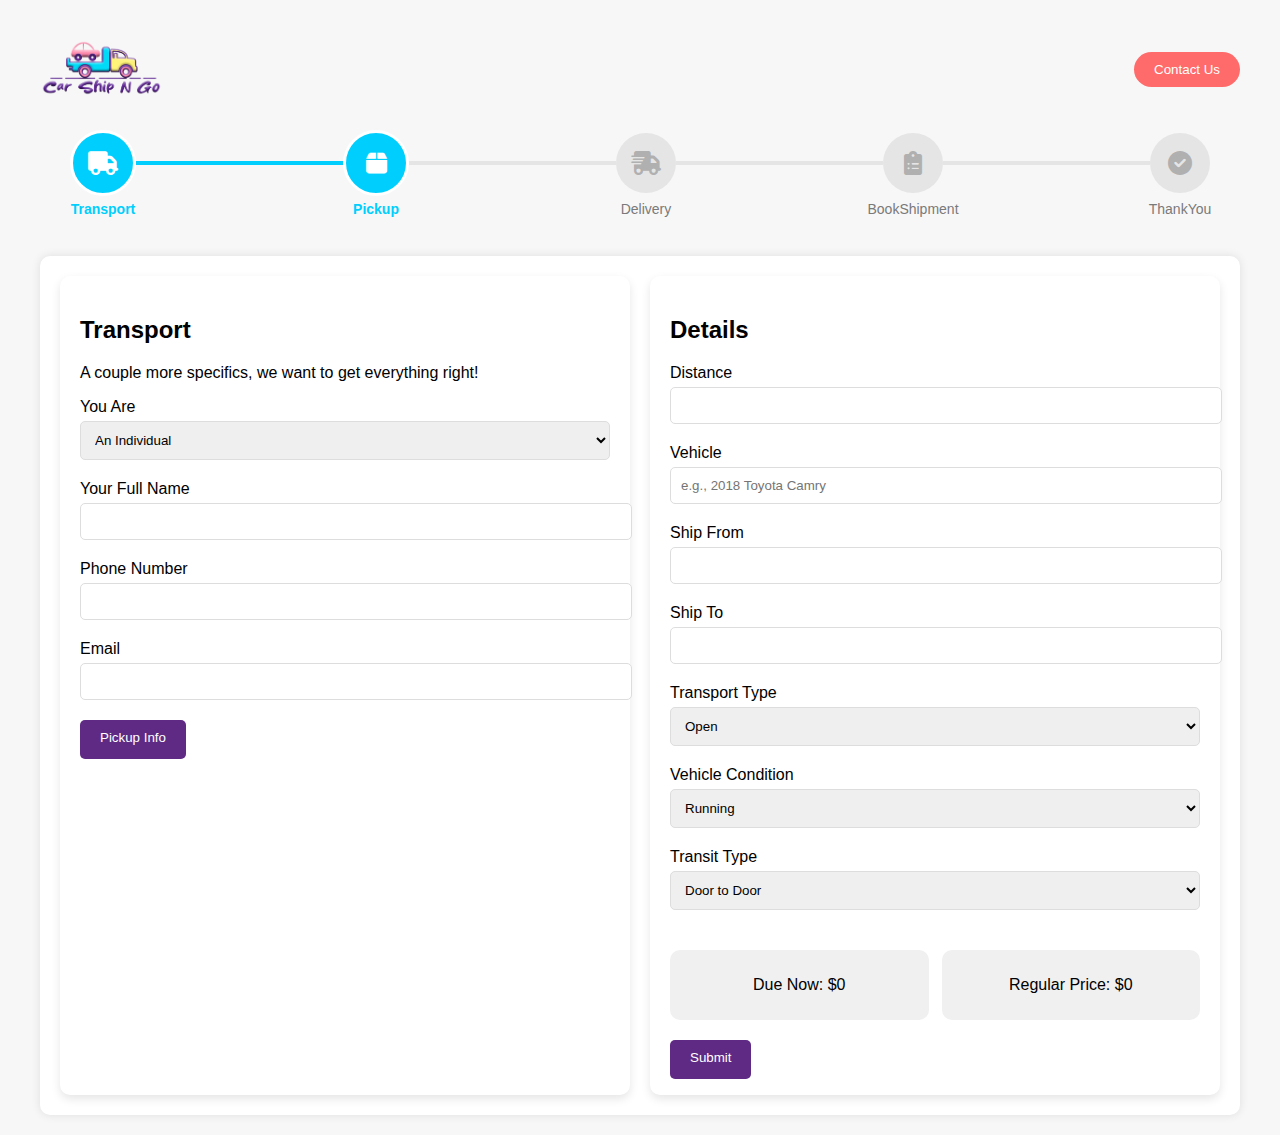
<file: index.html>
<!DOCTYPE html>
<html lang="en">
<head>
    <meta charset="UTF-8">
    <meta name="viewport" content="width=device-width, initial-scale=1.0">
    <title>Quote Calculator</title>
    <link rel="stylesheet" href="style.css">
    <link rel="stylesheet" href="https://cdnjs.cloudflare.com/ajax/libs/font-awesome/6.0.0/css/all.min.css">
</head>
<body>
    <div class="container">
        <header>
            <img src="./Img/MAIN-Car-Ship-N-Go-Logo-e1716984427281.png.webp" alt="Logo" class="logo">
            <button class="contact-btn">Contact Us</button>
        </header>
        
        <div class="progress-bar">
            <div class="step active" data-step="Transport">
                <i class="fas fa-truck"></i> <!-- Transport Icon -->
            </div>
            <div class="step-line active"></div>
            <div class="step active" data-step="Pickup">
                <i class="fas fa-box"></i> <!-- Pickup Icon -->
            </div>
            <div class="step-line"></div>
            <div class="step" data-step="Delivery">
                <i class="fas fa-shipping-fast"></i> <!-- Delivery Icon -->
            </div>
            <div class="step-line"></div>
            <div class="step" data-step="BookShipment">
                <i class="fas fa-clipboard-list"></i> <!-- Book Shipment Icon -->
            </div>
            <div class="step-line"></div>
            <div class="step" data-step="ThankYou">
                <i class="fas fa-check-circle"></i> <!-- Thank You Icon -->
            </div>
        </div>
        

        <div class="form-container">
            <form id="quoteForm" class="form-flex">
                <div class="section" id="transportSection">
                    <h2>Transport</h2>
                    <p>A couple more specifics, we want to get everything right!</p>
                    
                    <div class="input-group">
                        <label for="userType">You Are</label>
                        <select id="userType" name="userType">
                            <option value="individual">An Individual</option>
                            <option value="company">A Company</option>
                        </select>
                    </div>

                    <div class="input-group">
                        <label for="fullName">Your Full Name</label>
                        <input type="text" id="fullName" name="fullName" required>
                    </div>

                    <div class="input-group">
                        <label for="phoneNumber">Phone Number</label>
                        <input type="tel" id="phoneNumber" name="phoneNumber" required>
                    </div>

                    <div class="input-group">
                        <label for="email">Email</label>
                        <input type="email" id="email" name="email" required>
                    </div>

                    <button type="button" class="next-btn" id="pickup">Pickup Info</button>
                </div>


                <div class="section details-section" id="detailsSection">
                    <h2>Details</h2>

                    <div class="input-group">
                        <label for="distance">Distance</label>
                        <input type="number" id="distance" name="distance" required>
                    </div>

                    <div class="input-group">
                        <label for="vehicle">Vehicle</label>
                        <input type="text" id="vehicle" name="vehicle" placeholder="e.g., 2018 Toyota Camry" required>
                    </div>

                    <div class="input-group">
                        <label for="shipFrom">Ship From</label>
                        <input type="text" id="shipFrom" name="shipFrom" required>
                    </div>

                    <div class="input-group">
                        <label for="shipTo">Ship To</label>
                        <input type="text" id="shipTo" name="shipTo" required>
                    </div>

                    <div class="input-group">
                        <label for="transportType">Transport Type</label>
                        <select id="transportType" name="transportType">
                            <option value="open">Open</option>
                            <option value="enclosed">Enclosed</option>
                        </select>
                    </div>

                    <div class="input-group">
                        <label for="vehicleCondition">Vehicle Condition</label>
                        <select id="vehicleCondition" name="vehicleCondition">
                            <option value="running">Running</option>
                            <option value="inoperable">Inoperable</option>
                        </select>
                    </div>

                    <div class="input-group">
                        <label for="transitType">Transit Type</label>
                        <select id="transitType" name="transitType">
                            <option value="doorToDoor">Door to Door</option>
                            <option value="terminalToTerminal">Terminal to Terminal</option>
                        </select>
                    </div>

                    <div class="pricing">
                        <div>
                            <p>Due Now: <span id="dueNow">$0</span></p>
                        </div>
                        <div>
                            <p>Regular Price: <span id="regularPrice">$0</span></p>
                        </div>
                    </div>

                    <button type="submit" class="submit-btn">Submit</button>
                </div>
            </form>
        </div>
    </div>

    <script src="script.js"></script>
</body>
</html>
</file>
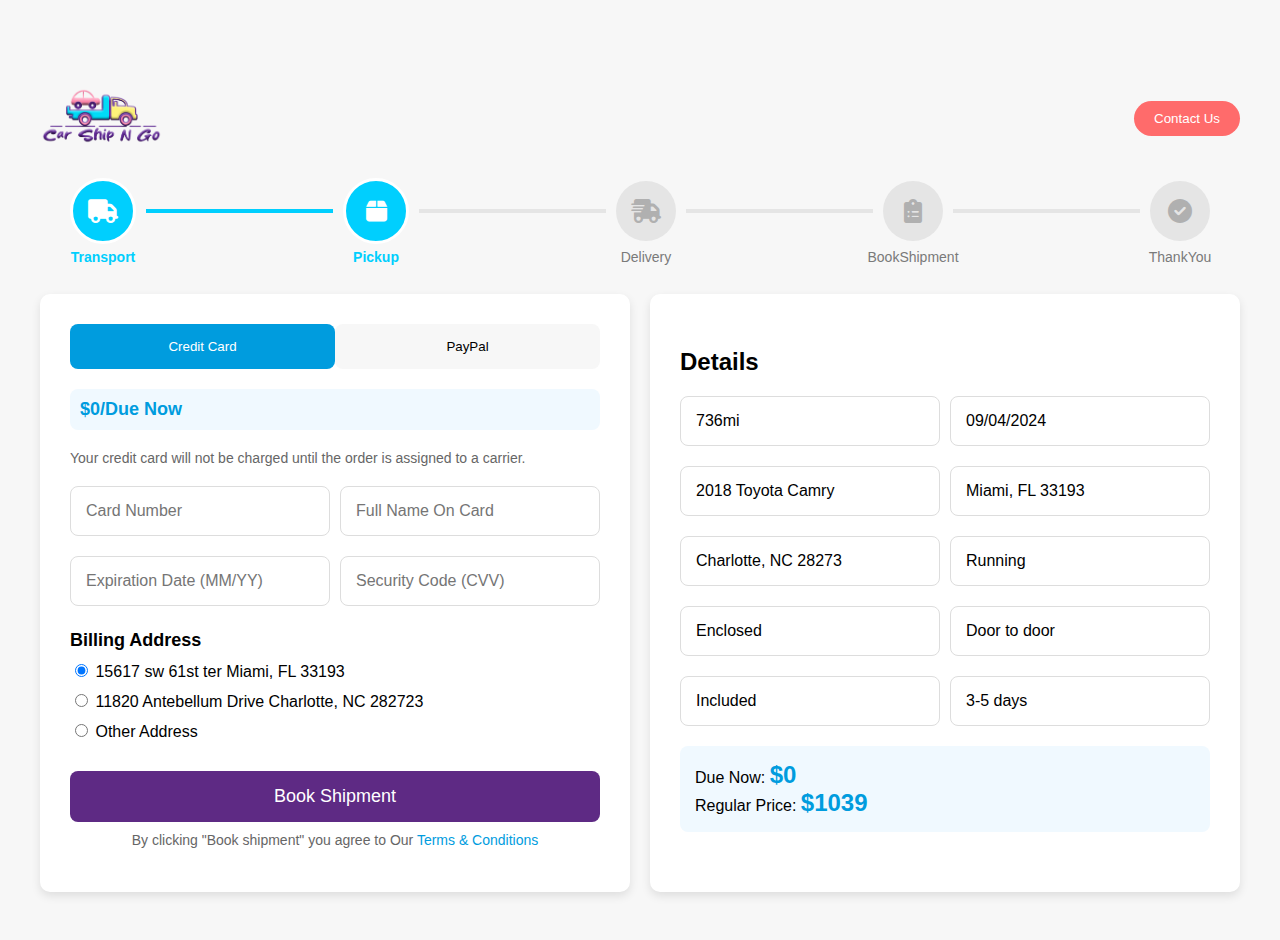
<file: bookshipment.html>
<!DOCTYPE html>
<html lang="en">
<head>
    <meta charset="UTF-8">
    <meta name="viewport" content="width=device-width, initial-scale=1.0">
    <title>Payment Page</title>
    <link rel="stylesheet" href="bookshipment.css">
    <link rel="stylesheet" href="https://cdnjs.cloudflare.com/ajax/libs/font-awesome/6.0.0/css/all.min.css">
</head>
<body>
   
    <div class="container1">
    <header>
        <img src="Img/MAIN-Car-Ship-N-Go-Logo-e1716984427281.png.webp" alt="Car Logo" class="logo">
        <button class="contact-btn">Contact Us</button>
    </header>
    
    <div class="progress-bar">
        <div class="step active" data-step="Transport">
            <i class="fas fa-truck"></i> <!-- Transport Icon -->
        </div>
        <div class="step-line active"></div>
        <div class="step active" data-step="Pickup">
            <i class="fas fa-box"></i> <!-- Pickup Icon -->
        </div>
        <div class="step-line"></div>
        <div class="step" data-step="Delivery">
            <i class="fas fa-shipping-fast"></i> <!-- Delivery Icon -->
        </div>
        <div class="step-line"></div>
        <div class="step" data-step="BookShipment">
            <i class="fas fa-clipboard-list"></i> <!-- Book Shipment Icon -->
        </div>
        <div class="step-line"></div>
        <div class="step" data-step="ThankYou">
            <i class="fas fa-check-circle"></i> <!-- Thank You Icon -->
        </div>
    </div>
    </div>
    
    <div class="container">

        <div class="payment-section">
            <div class="payment-header">
                <button class="payment-option active">Credit Card</button>
                <button class="payment-option">PayPal</button>
            </div>
            <div class="payment-body">
                <p class="amount-due">$0/Due Now</p>
                <p class="secure-info">Your credit card will not be charged until the order is assigned to a carrier.</p>
                <form class="payment-form">
                    <div class="form-row">
                        <input type="text" placeholder="Card Number">
                        <input type="text" placeholder="Full Name On Card">
                    </div>
                    <div class="form-row">
                        <input type="text" placeholder="Expiration Date (MM/YY)">
                        <input type="text" placeholder="Security Code (CVV)">
                    </div>
                    <div class="billing-address">
                        <h4>Billing Address</h4>
                        <label><input type="radio" name="address" checked> 15617 sw 61st ter Miami, FL 33193</label>
                        <label><input type="radio" name="address"> 11820 Antebellum Drive Charlotte, NC 282723</label>
                        <label><input type="radio" name="address"> Other Address</label>
                    </div>
                    <button class="book-shipment" id="payment">Book Shipment</button>
                    <p class="terms">By clicking "Book shipment" you agree to Our <a href="#">Terms & Conditions</a></p>
                </form>
            </div>
        </div>
        <div class="details-section">
            <h3>Details</h3>
            <form class="details-form">
                <div class="form-row">
                    <input type="text" placeholder="Distance" value="736mi">
                    <input type="text" placeholder="First Avail Date" value="09/04/2024">
                </div>
                <div class="form-row">
                    <input type="text" placeholder="Vehicle" value="2018 Toyota Camry">
                    <input type="text" placeholder="Ship From" value="Miami, FL 33193">
                </div>
                <div class="form-row">
                    <input type="text" placeholder="Ship To" value="Charlotte, NC 28273">
                    <input type="text" placeholder="Vehicle Condition" value="Running">
                </div>
                <div class="form-row">
                    <input type="text" placeholder="Transport Type" value="Enclosed">
                    <input type="text" placeholder="Services Type" value="Door to door">
                </div>
                <div class="form-row">
                    <input type="text" placeholder="Insurance" value="Included">
                    <input type="text" placeholder="Transit type" value="3-5 days">
                </div>
                <div class="price-info">
                    <p>Due Now: <strong>$0</strong></p>
                    <p>Regular Price: <strong>$1039</strong></p>
                </div>
            </form>
        </div>
    </div>

<script src="script.js"></script>
</body>
</html>
</file>
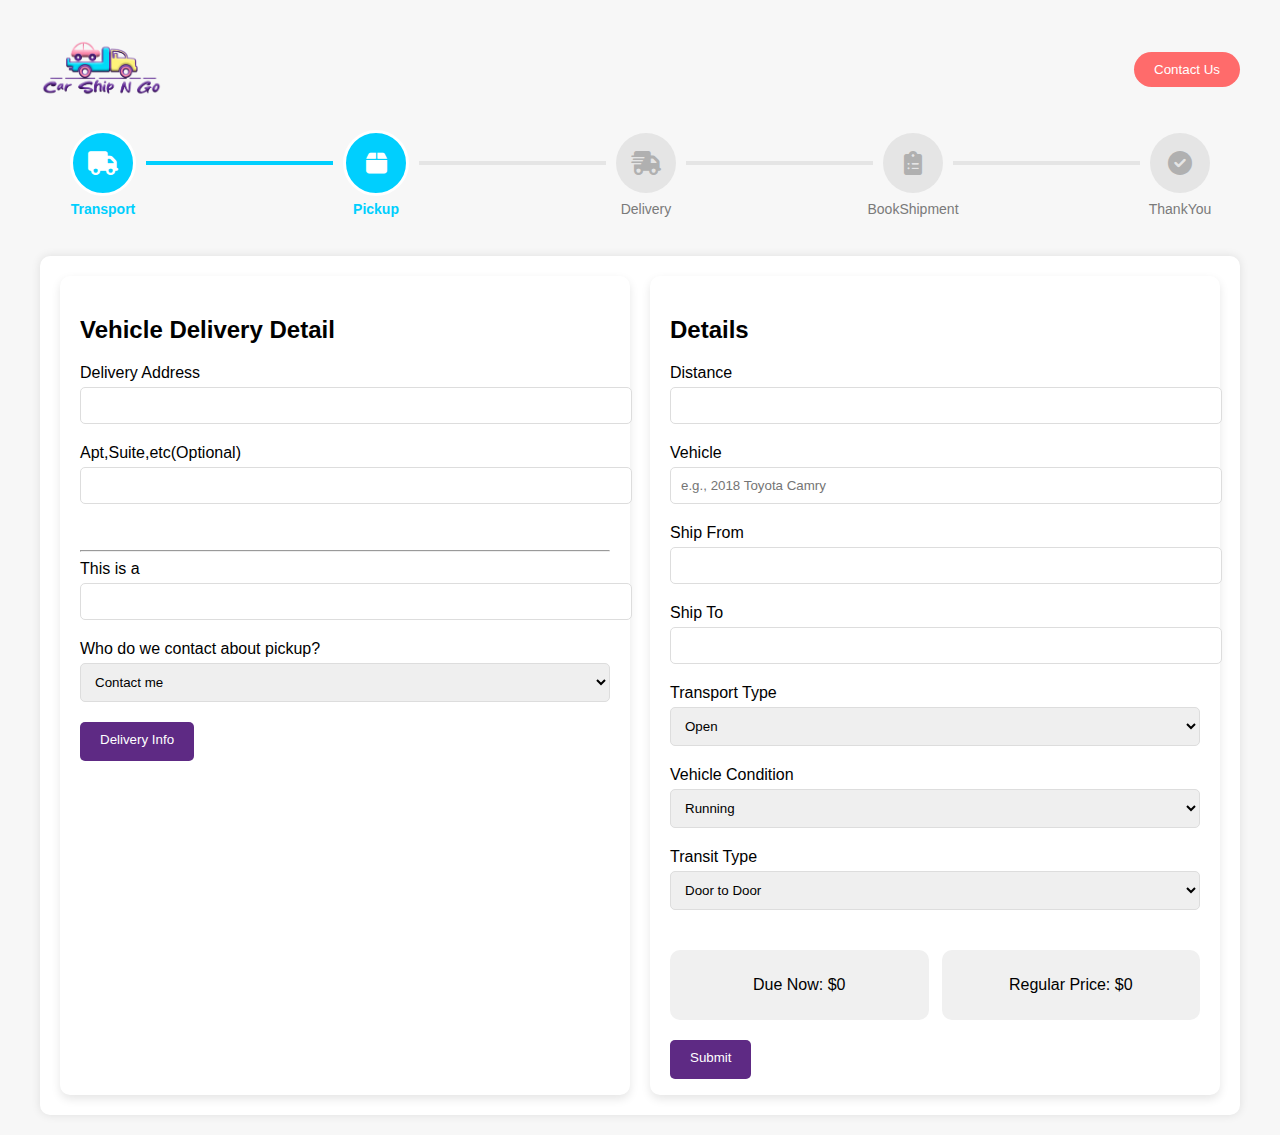
<file: delivery.html>
<!DOCTYPE html>
<html lang="en">
<head>
    <meta charset="UTF-8">
    <meta name="viewport" content="width=device-width, initial-scale=1.0">
    <title>Quote Calculator</title>
    <link rel="stylesheet" href="delivery.css">
    <link rel="stylesheet" href="https://cdnjs.cloudflare.com/ajax/libs/font-awesome/6.0.0/css/all.min.css">
</head>
<body>
    <div class="container">
        <header>
            <img src="./Img/MAIN-Car-Ship-N-Go-Logo-e1716984427281.png.webp" alt="Logo" class="logo">
            <button class="contact-btn">Contact Us</button>
        </header>
        
        <div class="progress-bar">
            <div class="step active" data-step="Transport">
                <i class="fas fa-truck"></i> <!-- Transport Icon -->
            </div>
            <div class="step-line active"></div>
            <div class="step active" data-step="Pickup">
                <i class="fas fa-box"></i> <!-- Pickup Icon -->
            </div>
            <div class="step-line"></div>
            <div class="step" data-step="Delivery">
                <i class="fas fa-shipping-fast"></i> <!-- Delivery Icon -->
            </div>
            <div class="step-line"></div>
            <div class="step" data-step="BookShipment">
                <i class="fas fa-clipboard-list"></i> <!-- Book Shipment Icon -->
            </div>
            <div class="step-line"></div>
            <div class="step" data-step="ThankYou">
                <i class="fas fa-check-circle"></i> <!-- Thank You Icon -->
            </div>
        </div>
        

        <div class="form-container">
            <form id="quoteForm" class="form-flex">
                <div class="section" id="transportSection">
                    <h2>Vehicle Delivery Detail</h2>

                    <div class="input-group">
                        <label for="fullName">Delivery Address</label>
                        <input type="text" id="pickupAddress" name="pickupAddress" required>
                    </div>

                    <div class="input-group">
                        <label for="fullName">Apt,Suite,etc(Optional)</label>
                        <input type="text" id="Apt" name="Apt" required>
                    </div>
                    <br>
                    <hr>
                   
                    <div class="input-group">
                        <label for="phoneNumber">This is a</label>
                        <input type="tel" id="" name="" required>
                    </div>

                    <div class="input-group">
                        <label for="userType">Who do we contact about pickup?</label>
                        <select id="userType" name="userType">
                            <option value="individual">Contact me</option>
                            <option value="company">A Company</option>
                        </select>
                    </div>

                    <button type="button" class="next-btn" id="details">Delivery Info</button>
                </div>

                <div class="section details-section" id="detailsSection">
                    <h2>Details</h2>

                    <div class="input-group">
                        <label for="distance">Distance</label>
                        <input type="number" id="distance" name="distance" required>
                    </div>

                    <div class="input-group">
                        <label for="vehicle">Vehicle</label>
                        <input type="text" id="vehicle" name="vehicle" placeholder="e.g., 2018 Toyota Camry" required>
                    </div>

                    <div class="input-group">
                        <label for="shipFrom">Ship From</label>
                        <input type="text" id="shipFrom" name="shipFrom" required>
                    </div>

                    <div class="input-group">
                        <label for="shipTo">Ship To</label>
                        <input type="text" id="shipTo" name="shipTo" required>
                    </div>

                    <div class="input-group">
                        <label for="transportType">Transport Type</label>
                        <select id="transportType" name="transportType">
                            <option value="open">Open</option>
                            <option value="enclosed">Enclosed</option>
                        </select>
                    </div>

                    <div class="input-group">
                        <label for="vehicleCondition">Vehicle Condition</label>
                        <select id="vehicleCondition" name="vehicleCondition">
                            <option value="running">Running</option>
                            <option value="inoperable">Inoperable</option>
                        </select>
                    </div>

                    <div class="input-group">
                        <label for="transitType">Transit Type</label>
                        <select id="transitType" name="transitType">
                            <option value="doorToDoor">Door to Door</option>
                            <option value="terminalToTerminal">Terminal to Terminal</option>
                        </select>
                    </div>

                    <div class="pricing">
                        <div>
                            <p>Due Now: <span id="dueNow">$0</span></p>
                        </div>
                        <div>
                            <p>Regular Price: <span id="regularPrice">$0</span></p>
                        </div>
                    </div>
                    <button type="submit" class="submit-btn">Submit</button>
                </div>
            </form>
        </div>
    </div>

    <script src="script.js"></script>
</body>
</html>
</file>
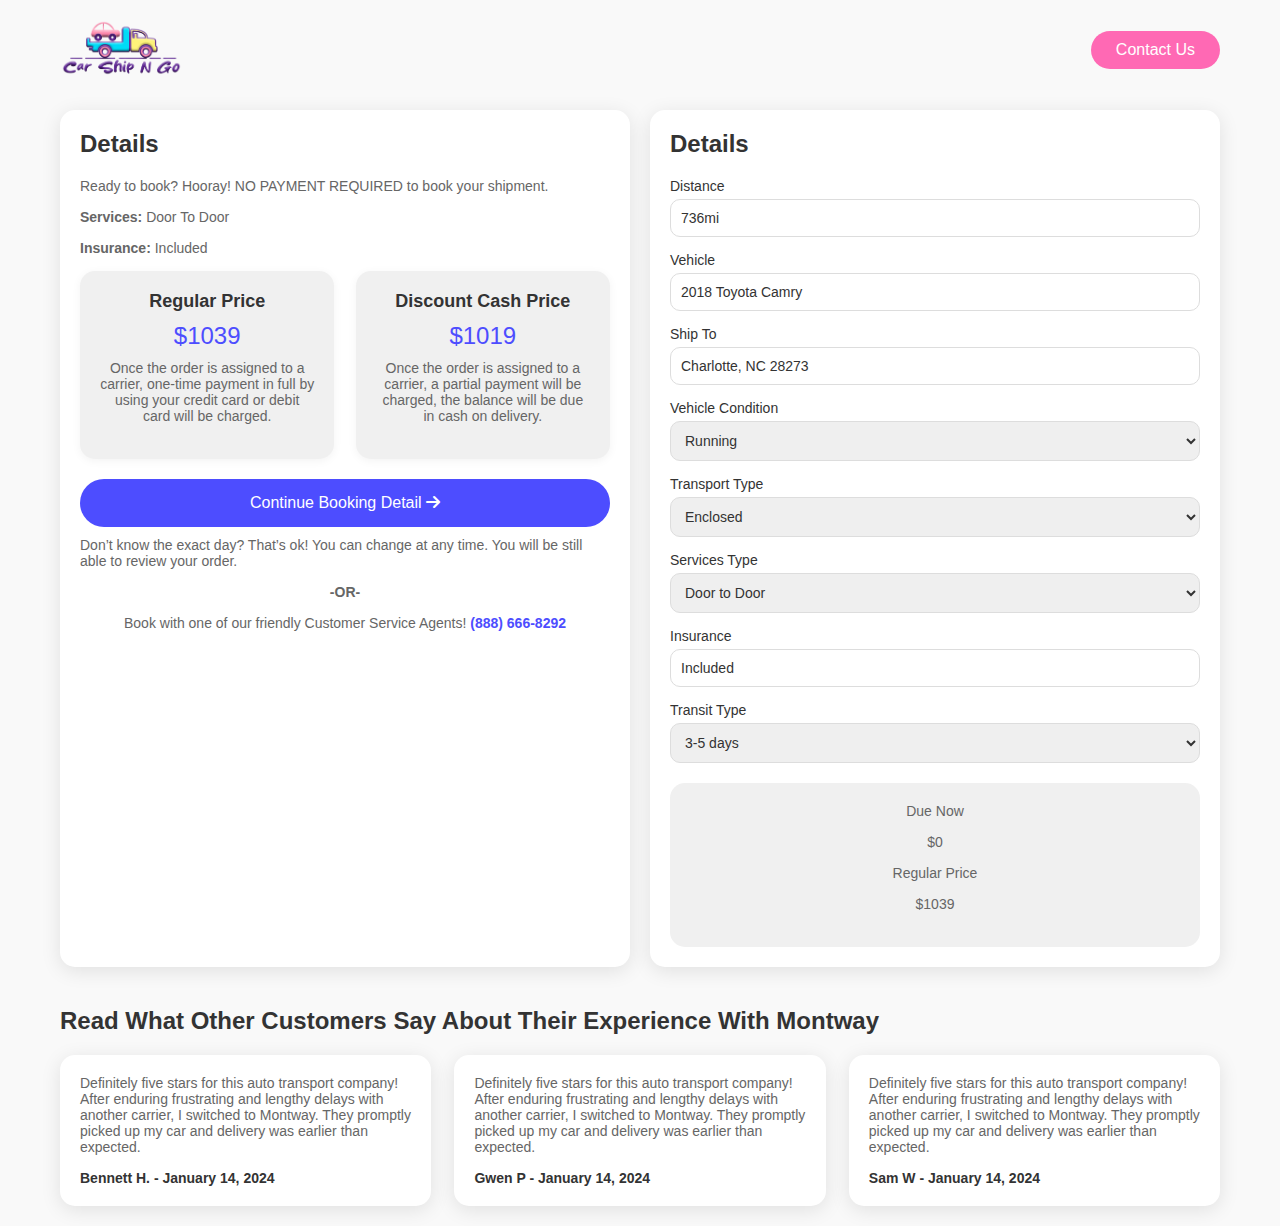
<file: details.html>
<!DOCTYPE html>
<html lang="en">
<head>
    <meta charset="UTF-8">
    <meta name="viewport" content="width=device-width, initial-scale=1.0">
    <title>Car Quote UI</title>
    <link rel="stylesheet" href="details.css">
    <link rel="stylesheet" href="https://cdnjs.cloudflare.com/ajax/libs/font-awesome/6.0.0/css/all.min.css">
</head>
<body>
    <div class="container">
        <header>
            <img src="Img/MAIN-Car-Ship-N-Go-Logo-e1716984427281.png.webp" alt="Car Logo" class="logo">
            <button class="contact-btn">Contact Us</button>
        </header>

        <div class="main-content">
            <div class="details-left">
                <h2>Details</h2>
                <!-- <p>Your quote has been e-mailed to you.</p> -->
                <p>Ready to book? Hooray! NO PAYMENT REQUIRED to book your shipment.</p>
                <p><strong>Services:</strong> Door To Door</p>
                <p><strong>Insurance:</strong> Included</p>

                <div class="price-options">
                    <div class="price-option">
                        <h3>Regular Price</h3>
                        <p class="price">$1039</p>
                        <p>Once the order is assigned to a carrier, one-time payment in full by using your credit card or debit card will be charged.</p>
                    </div>
                    <div class="price-option">
                        <h3>Discount Cash Price</h3>
                        <p class="price">$1019</p>
                        <p>Once the order is assigned to a carrier, a partial payment will be charged, the balance will be due in cash on delivery.</p>
                    </div>
                </div>

                <button class="continue-btn"><a style="text-decoration: none; color: white;" href="bookshipment.html"> Continue Booking Detail </a><i class="fa fa-arrow-right"></i></button>

                <p class="note">Don’t know the exact day? That’s ok! You can change at any time. You will be still able to review your order.</p>
                <p class="or-text">-OR-</p>
                <p class="contact-info">Book with one of our friendly Customer Service Agents! <a href="tel:+18886668292">(888) 666-8292</a></p>
            </div>

            <div class="details-right">
                <h2>Details</h2>
                <div class="form-row">
                    <div class="input-group">
                        <label for="distance">Distance</label>
                        <input type="text" id="distance" value="736mi">
                    </div>
                    <div class="input-group">
                        <label for="vehicle">Vehicle</label>
                        <input type="text" id="vehicle" value="2018 Toyota Camry">
                    </div>
                </div>
                
                <div class="form-row">
                    <div class="input-group">
                        <label for="ship-to">Ship To</label>
                        <input type="text" id="ship-to" value="Charlotte, NC 28273">
                    </div>
                    <div class="input-group">
                        <label for="vehicle-condition">Vehicle Condition</label>
                        <select id="vehicle-condition">
                            <option value="running">Running</option>
                        </select>
                    </div>
                </div>
                
                <div class="form-row">
                    <div class="input-group">
                        <label for="transport-type">Transport Type</label>
                        <select id="transport-type">
                            <option value="enclosed">Enclosed</option>
                        </select>
                    </div>
                    <div class="input-group">
                        <label for="services-type">Services Type</label>
                        <select id="services-type">
                            <option value="door-to-door">Door to Door</option>
                        </select>
                    </div>
                </div>
                
                <div class="form-row">
                    <div class="input-group">
                        <label for="insurance">Insurance</label>
                        <input type="text" id="insurance" value="Included">
                    </div>
                    <div class="input-group">
                        <label for="transit-type">Transit Type</label>
                        <select id="transit-type">
                            <option value="3-5-days">3-5 days</option>
                        </select>
                    </div>
                </div>
                

                <div class="price-summary">
                    <p>Due Now</p>
                    <p class="price-now">$0</p>
                    <p>Regular Price</p>
                    <p class="price-regular">$1039</p>
                </div>
            </div>
        </div>

        <div class="reviews">
            <h2>Read What Other Customers Say About Their Experience With Montway</h2>
            <div class="review-cards">
                <div class="review-card">
                    <p class="review-text">Definitely five stars for this auto transport company! After enduring frustrating and lengthy delays with another carrier, I switched to Montway. They promptly picked up my car and delivery was earlier than expected.</p>
                    <p class="reviewer">Bennett H. - January 14, 2024</p>
                </div>
                <div class="review-card">
                    <p class="review-text">Definitely five stars for this auto transport company! After enduring frustrating and lengthy delays with another carrier, I switched to Montway. They promptly picked up my car and delivery was earlier than expected.</p>
                    <p class="reviewer">Gwen P - January 14, 2024</p>
                </div>
                <div class="review-card">
                    <p class="review-text">Definitely five stars for this auto transport company! After enduring frustrating and lengthy delays with another carrier, I switched to Montway. They promptly picked up my car and delivery was earlier than expected.</p>
                    <p class="reviewer">Sam W - January 14, 2024</p>
                </div>
            </div>
        </div>
    </div>

    <script src="script.js"></script>
</body>
</html>
</file>
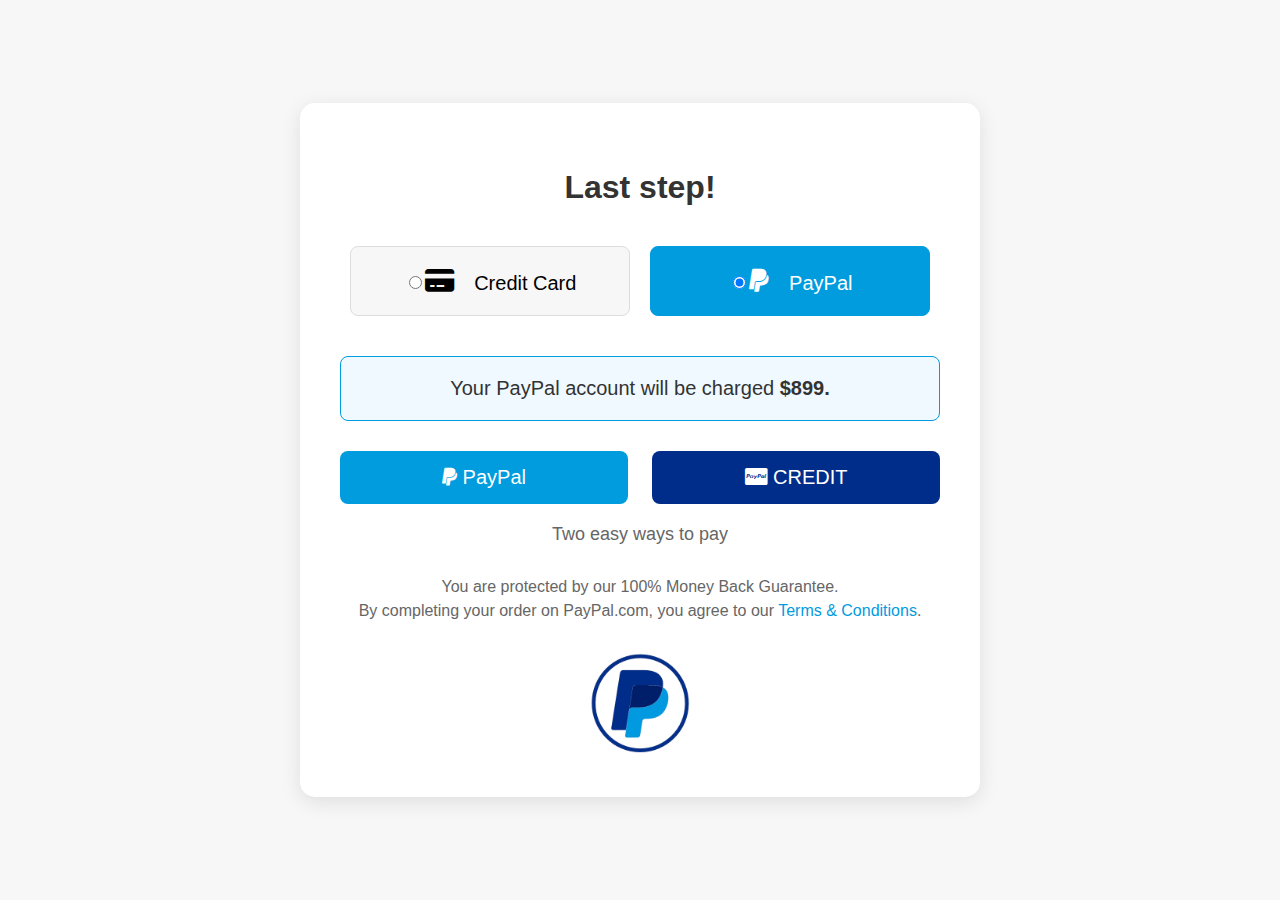
<file: payment.html>
<!DOCTYPE html>
<html lang="en">
<head>
    <meta charset="UTF-8">
    <meta name="viewport" content="width=device-width, initial-scale=1.0">
    <title>Payment Page</title>
    <link rel="stylesheet" href="payment.css">
    <!-- Include Font Awesome for icons if needed -->
    <link rel="stylesheet" href="https://cdnjs.cloudflare.com/ajax/libs/font-awesome/6.0.0/css/all.min.css">
</head>
<body>
    <div class="payment-container">
        <h2>Last step!</h2>
        <div class="payment-options">
            <div class="option">
                <input type="radio" id="credit-card" name="payment-method">
                <label for="credit-card">
                    <i class="fas fa-credit-card"></i>
                    Credit Card
                </label>
            </div>
            <div class="option active">
                <input type="radio" id="paypal" name="payment-method" checked>
                <label for="paypal">
                    <i class="fab fa-paypal"></i>
                    PayPal
                </label>
            </div>
        </div>
        <div class="payment-summary">
            <p>Your PayPal account will be charged <span>$899.</span></p>
        </div>
        <div class="paypal-buttons">
            <button class="paypal-btn"><i class="fab fa-paypal"></i> PayPal</button>
            <button class="credit-btn"><i class="fab fa-cc-paypal"></i> CREDIT</button>
        </div>
        <p class="payment-methods">Two easy ways to pay</p>
        <p class="guarantee">You are protected by our 100% Money Back Guarantee. <br>
        By completing your order on PayPal.com, you agree to our <a href="#">Terms & Conditions</a>.</p>
        <div class="paypal-verified">
            <img src="./Img/paypal logo.png" alt="PayPal Verified">
        </div>
    </div>


    <script src="script.js"></script>
</body>
</html>
</file>
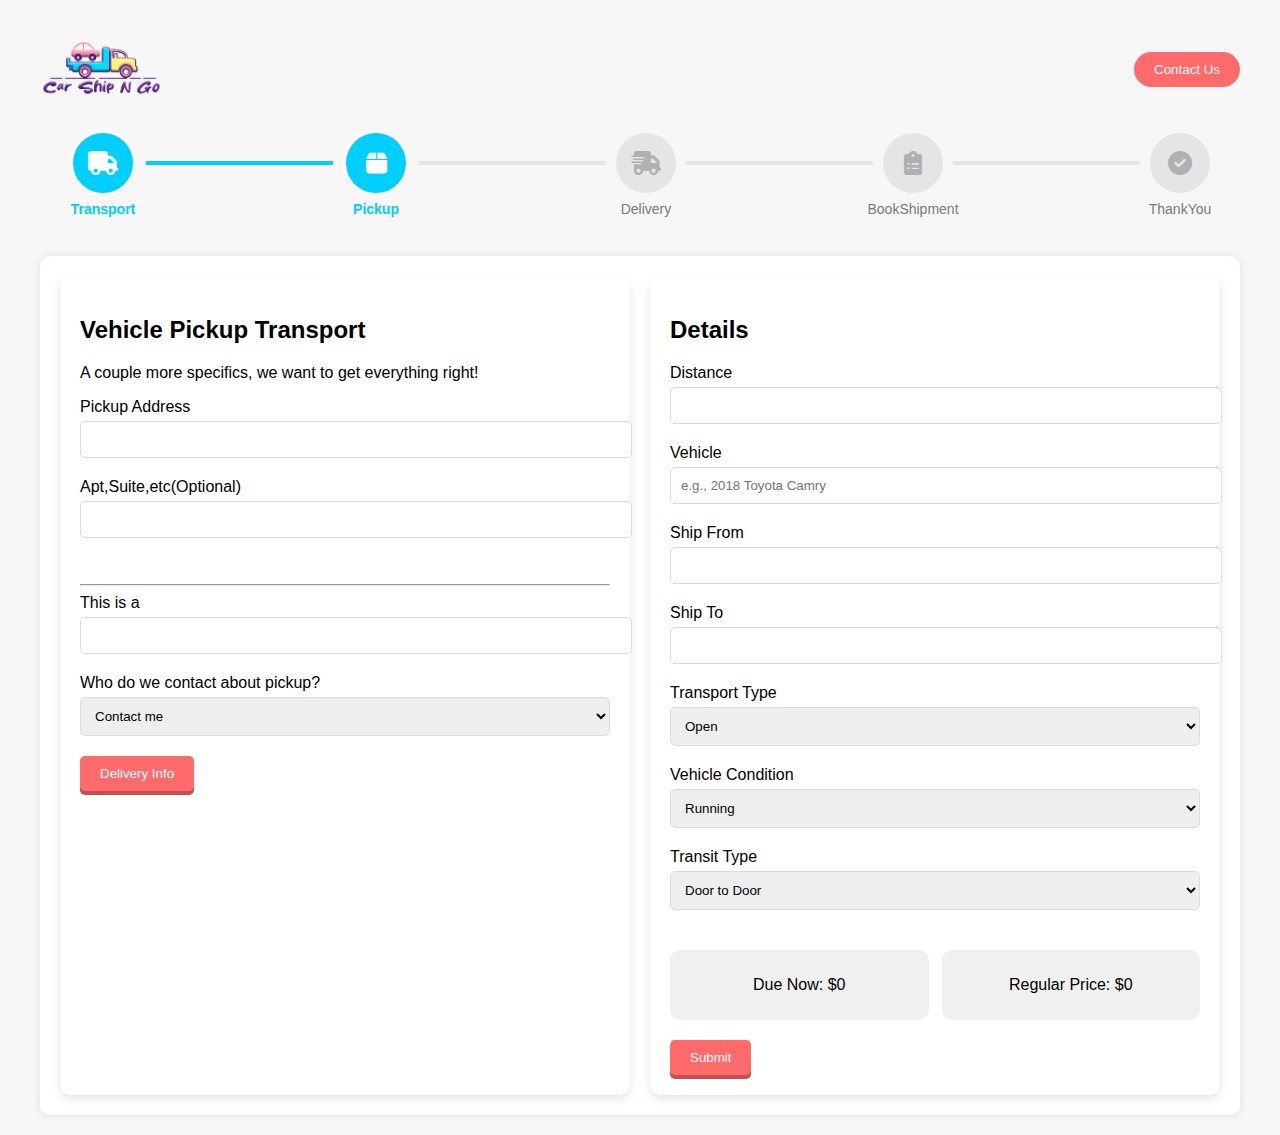
<file: pickup.html>
<!DOCTYPE html>
<html lang="en">
<head>
    <meta charset="UTF-8">
    <meta name="viewport" content="width=device-width, initial-scale=1.0">
    <title>Quote Calculator</title>
    <link rel="stylesheet" href="pickup-style.css">
    <link rel="stylesheet" href="https://cdnjs.cloudflare.com/ajax/libs/font-awesome/6.0.0/css/all.min.css">
</head>
<body>
    <div class="container">
        <header>
            <img src="./Img/MAIN-Car-Ship-N-Go-Logo-e1716984427281.png.webp" alt="Logo" class="logo">
            <button class="contact-btn">Contact Us</button>
        </header>
        
        <div class="progress-bar">
            <div class="step active" data-step="Transport">
                <i class="fas fa-truck"></i> <!-- Transport Icon -->
            </div>
            <div class="step-line active"></div>
            <div class="step active" data-step="Pickup">
                <i class="fas fa-box"></i> <!-- Pickup Icon -->
            </div>
            <div class="step-line"></div>
            <div class="step" data-step="Delivery">
                <i class="fas fa-shipping-fast"></i> <!-- Delivery Icon -->
            </div>
            <div class="step-line"></div>
            <div class="step" data-step="BookShipment">
                <i class="fas fa-clipboard-list"></i> <!-- Book Shipment Icon -->
            </div>
            <div class="step-line"></div>
            <div class="step" data-step="ThankYou">
                <i class="fas fa-check-circle"></i> <!-- Thank You Icon -->
            </div>
        </div>
        

        <div class="form-container">
            <form id="quoteForm" class="form-flex">
                <div class="section" id="transportSection">
                    <h2>Vehicle Pickup Transport</h2>
                    <p>A couple more specifics, we want to get everything right!</p>
                    
                    <div class="input-group">
                        <label for="fullName">Pickup Address</label>
                        <input type="text" id="pickupAddress" name="pickupAddress" required>
                    </div>

                    <div class="input-group">
                        <label for="fullName">Apt,Suite,etc(Optional)</label>
                        <input type="text" id="Apt" name="Apt" required>
                    </div>
                    <br>
                    <hr>
                   
                    <div class="input-group">
                        <label for="phoneNumber">This is a</label>
                        <input type="tel" id="" name="" required>
                    </div>

                    <div class="input-group">
                        <label for="userType">Who do we contact about pickup?</label>
                        <select id="userType" name="userType">
                            <option value="individual">Contact me</option>
                            <option value="company">A Company</option>
                        </select>
                    </div>

                    <button id="delivery-btn" type="button" class="next-btn">Delivery Info</button>
                </div>


                <div class="section details-section" id="detailsSection">
                    <h2>Details</h2>

                    <div class="input-group">
                        <label for="distance">Distance</label>
                        <input type="number" id="distance" name="distance" required>
                    </div>

                    <div class="input-group">
                        <label for="vehicle">Vehicle</label>
                        <input type="text" id="vehicle" name="vehicle" placeholder="e.g., 2018 Toyota Camry" required>
                    </div>

                    <div class="input-group">
                        <label for="shipFrom">Ship From</label>
                        <input type="text" id="shipFrom" name="shipFrom" required>
                    </div>

                    <div class="input-group">
                        <label for="shipTo">Ship To</label>
                        <input type="text" id="shipTo" name="shipTo" required>
                    </div>

                    <div class="input-group">
                        <label for="transportType">Transport Type</label>
                        <select id="transportType" name="transportType">
                            <option value="open">Open</option>
                            <option value="enclosed">Enclosed</option>
                        </select>
                    </div>

                    <div class="input-group">
                        <label for="vehicleCondition">Vehicle Condition</label>
                        <select id="vehicleCondition" name="vehicleCondition">
                            <option value="running">Running</option>
                            <option value="inoperable">Inoperable</option>
                        </select>
                    </div>

                    <div class="input-group">
                        <label for="transitType">Transit Type</label>
                        <select id="transitType" name="transitType">
                            <option value="doorToDoor">Door to Door</option>
                            <option value="terminalToTerminal">Terminal to Terminal</option>
                        </select>
                    </div>

                    <div class="pricing">
                        <div>
                            <p>Due Now: <span id="dueNow">$0</span></p>
                        </div>
                        <div>
                            <p>Regular Price: <span id="regularPrice">$0</span></p>
                        </div>
                    </div>

                    <button type="submit" class="submit-btn">Submit</button>
                </div>
            </form>
        </div>
    </div>

    <script src="script.js"></script>
</body>
</html>
</file>
<file: style.css>
body {
    font-family: Arial, sans-serif;
    background-color: #f7f7f7;
    margin: 0;
    padding: 0;
}

.container {
    max-width: 1200px;
    margin: 0 auto;
    padding: 20px;
}

header {
    display: flex;
    justify-content: space-between;
    align-items: center;
    padding: 20px 0;
}

.logo {
    max-height: 60px;
}

.contact-btn {
    background-color: #ff6b6b;
    color: white;
    padding: 10px 20px;
    border: none;
    border-radius: 20px;
    cursor: pointer;
}

.progress-bar {
    display: flex;
    justify-content: space-between;
    align-items: center; /* Center vertically */
    margin: 0 20px;
    padding: 10px 10px; /* Adjust spacing for better alignment */
}

.step {
    display: flex;
    align-items: center;
    justify-content: center;
    width: 60px; /* Adjusted for roundness */
    height: 60px;
    border-radius: 50%;
    background-color: #e5e5e5; /* Grey for inactive steps */
    color: #b0b0b0; /* Grey text for inactive steps */
    font-weight: bold;
    position: relative;
    transition: all 0.3s ease;
}

.step.active {
    background-color: #00cffe; /* Light blue for the active step */
    color: white;
    border: 3px solid white; /* White border to match the UI */
}

.step:before {
    content: attr(data-step); /* Use data-step attribute to label steps */
    position: absolute;
    top: 100%; /* Position text below the step */
    left: 50%;
    transform: translateX(-50%);
    margin-top: 8px;
    color: #7a7a7a; /* Grey text for step labels */
    font-size: 14px;
    font-weight: normal;
}

.step.active:before {
    color: #00cffe; /* Light blue text for the active step */
    font-weight: bold; /* Bold text for the active step */
}

.step-line {
    flex: 1;
    height: 4px;
    background-color: #e5e5e5; /* Grey for inactive lines */
    margin: 0 px;
    transition: background-color 0.3s ease;
}

.step-line.active {
    background-color: #00cffe; /* Light blue for active line */
}

.step-line.done {
    background-color: #00cffe; /* Light blue for completed lines */
}

.step i {
    font-size: 24px; /* Adjust icon size */
    color: inherit; /* Inherit the color from the step */
}

.step.active i {
    color: white; /* White color for active steps */
}

.form-container {
    background-color: white;
    border-radius: 10px;
    padding: 20px;
    box-shadow: 0 0 10px rgba(0, 0, 0, 0.1);
    display: flex;
    flex-direction: column;
    margin-top: 50px;
}

.form-flex {
    display: flex;
    justify-content: space-between;
    gap: 20px; /* Adds space between the two forms */
}

.section {
    flex: 1;
    background-color: #fff;
    border-radius: 10px;
    padding: 20px;
    box-shadow: 0px 4px 10px rgba(0, 0, 0, 0.1);
    transition: box-shadow 0.3s ease-in-out;
}

.section:hover {
    box-shadow: 0px 8px 20px rgba(0, 0, 0, 0.2);
}

.details-section {
    margin-right: 0;
}

.input-group {
    margin-bottom: 20px;
}

.input-group label {
    display: block;
    margin-bottom: 5px;
}

.input-group input,
.input-group select {
    width: 100%;
    padding: 10px;
    border: 1px solid #ddd;
    border-radius: 5px;
    transition: border 0.3s ease;
}

.input-group input:focus,
.input-group select:focus {
    border-color: #ff6b6b;
}

.next-btn, .submit-btn {
    background-color: #5e2a84;
    color: white;
    padding: 10px 20px;
    border: none;
    border-radius: 5px;
    cursor: pointer;
    box-shadow: 0px 4px 0px #5e2a84;
    transition: transform 0.2s, box-shadow 0.2s;
}

.next-btn:active, .submit-btn:active {
    transform: translateY(2px);
    box-shadow: 0px 2px 0px #5e2a84;
}

.next-btn:hover, .submit-btn:hover {
    background-color: #5e2a84;
}

.pricing {
    display: flex;
    justify-content: space-between;
    padding: 20px 0;
}

.pricing div {
    width: 45%;
    text-align: center;
    padding: 10px;
    background-color: #f0f0f0;
    border-radius: 10px;
}
</file>
<file: bookshipment.css>
body {
    font-family: 'Arial', sans-serif;
    background-color: #f7f7f7;
    margin: 0;
    padding: 20px;
    display: flex;
    justify-content: center;
    align-items: center;
    min-height: 100vh;
    flex-direction: column;
}

.container {
    display: flex;
    gap: 20px;
    max-width: 1200px;
    width: 100%;
}

.container1{
    max-width: 1200px;
    margin: 0 auto;
    padding: 20px;
    width: 100%;
    margin-bottom: 20px;
}
 
 header{
    display: flex;
    justify-content: space-between;
    align-items: center;
    padding: 20px 0;
}

.logo {
    max-height: 60px;
}

.contact-btn {
    background-color: #ff6b6b;
    color: white;
    padding: 10px 20px;
    border: none;
    border-radius: 20px;
    cursor: pointer;
}

.progress-bar {
    display: flex;
    justify-content: space-between;
    align-items: center; /* Center vertically */
    margin: 0 20px;
    padding: 10px 10px; /* Adjust spacing for better alignment */
}

.step {
    display: flex;
    align-items: center;
    justify-content: center;
    width: 60px; /* Adjusted for roundness */
    height: 60px;
    border-radius: 50%;
    background-color: #e5e5e5; /* Grey for inactive steps */
    color: #b0b0b0; /* Grey text for inactive steps */
    font-weight: bold;
    position: relative;
    transition: all 0.3s ease;
}

.step.active {
    background-color: #00cffe; /* Light blue for the active step */
    color: white;
    border: 3px solid white; /* White border to match the UI */
}

.step:before {
    content: attr(data-step); /* Use data-step attribute to label steps */
    position: absolute;
    top: 100%; /* Position text below the step */
    left: 50%;
    transform: translateX(-50%);
    margin-top: 8px;
    color: #7a7a7a; /* Grey text for step labels */
    font-size: 14px;
    font-weight: normal;
}

.step.active:before {
    color: #00cffe; /* Light blue text for the active step */
    font-weight: bold; /* Bold text for the active step */
}

.step-line {
    flex: 1;
    height: 4px;
    background-color: #e5e5e5; /* Grey for inactive lines */
    margin: 0 10px;
    transition: background-color 0.3s ease;
}

.step-line.active {
    background-color: #00cffe; /* Light blue for active line */
}

.step-line.done {
    background-color: #00cffe; /* Light blue for completed lines */
}

.step i {
    font-size: 24px; /* Adjust icon size */
    color: inherit; /* Inherit the color from the step */
}

.step.active i {
    color: white; /* White color for active steps */
}


.payment-section,
.details-section {
    background-color: #fff;
    border-radius: 10px;
    padding: 30px;
    box-shadow: 0 4px 10px rgba(0, 0, 0, 0.1);
    width: 48%;
}

.payment-header {
    display: flex;
    justify-content: space-between;
    margin-bottom: 20px;
}

.payment-option {
    flex: 1;
    padding: 15px;
    border: none;
    border-radius: 8px;
    background-color: #f7f7f7;
    cursor: pointer;
    transition: background-color 0.3s ease;
}

.payment-option.active {
    background-color: #009cde;
    color: #fff;
}

.payment-body {
    text-align: left;
}

.amount-due {
    background-color: #f0f9ff;
    color: #009cde;
    padding: 10px;
    border-radius: 8px;
    margin-bottom: 20px;
    font-size: 18px;
    font-weight: bold;
}

.secure-info {
    font-size: 14px;
    color: #666;
    margin-bottom: 20px;
}

.payment-form .form-row {
    display: flex;
    gap: 10px;
    margin-bottom: 20px;
}

.payment-form input {
    flex: 1;
    padding: 15px;
    border: 1px solid #ddd;
    border-radius: 8px;
    font-size: 16px;
}

.billing-address h4 {
    font-size: 18px;
    margin-bottom: 10px;
}

.billing-address label {
    display: block;
    margin-bottom: 10px;
    font-size: 16px;
}

.book-shipment {
    background-color: #5e2a84;
    color: #fff;
    padding: 15px;
    border: none;
    border-radius: 8px;
    cursor: pointer;
    width: 100%;
    margin-top: 20px;
    font-size: 18px;
    text-align: center;
}

.terms {
    font-size: 14px;
    color: #666;
    margin-top: 10px;
    text-align: center;
}

.terms a {
    color: #009cde;
    text-decoration: none;
}

.details-section h3 {
    font-size: 24px;
    margin-bottom: 20px;
}

.details-form .form-row {
    display: flex;
    gap: 10px;
    margin-bottom: 20px;
}

.details-form input {
    flex: 1;
    padding: 15px;
    border: 1px solid #ddd;
    border-radius: 8px;
    font-size: 16px;
}

.price-info {
    background-color: #f0f9ff;
    padding: 15px;
    border-radius: 8px;
    font-size: 18px;
    margin-top: 20px;
}

.price-info p {
    margin: 0;
    font-size: 16px;
}

.price-info strong {
    font-size: 24px;
    color: #009cde;
}

.next-button-container {
    margin-top: 20px;
    width: 100%;
    display: flex;
    justify-content: center;
}

.next-button {
    background-color: #5e2a84;
    color: #fff;
    padding: 15px 30px;
    border: none;
    border-radius: 8px;
    cursor: pointer;
    font-size: 18px;
    
}
</file>
<file: delivery.css>
body {
    font-family: Arial, sans-serif;
    background-color: #f7f7f7;
    margin: 0;
    padding: 0;
}

.container {
    max-width: 1200px;
    margin: 0 auto;
    padding: 20px;
}

header {
    display: flex;
    justify-content: space-between;
    align-items: center;
    padding: 20px 0;
}

.logo {
    max-height: 60px;
}

.contact-btn {
    background-color: #ff6b6b;
    color: white;
    padding: 10px 20px;
    border: none;
    border-radius: 20px;
    cursor: pointer;
}

.progress-bar {
    display: flex;
    justify-content: space-between;
    align-items: center; /* Center vertically */
    margin: 0 20px;
    padding: 10px 10px; /* Adjust spacing for better alignment */
    /* background-color: white; */
    /* border-radius: 50px;
    box-shadow: 0 2px 10px rgba(0, 0, 0, 0.1); */
}

.step {
    display: flex;
    align-items: center;
    justify-content: center;
    width: 60px; /* Adjusted for roundness */
    height: 60px;
    border-radius: 50%;
    background-color: #e5e5e5; /* Grey for inactive steps */
    color: #b0b0b0; /* Grey text for inactive steps */
    font-weight: bold;
    position: relative;
    transition: all 0.3s ease;
}

.step.active {
    background-color: #00cffe; /* Light blue for the active step */
    color: white;
    border: 3px solid white; /* White border to match the UI */
}

.step:before {
    content: attr(data-step); /* Use data-step attribute to label steps */
    position: absolute;
    top: 100%; /* Position text below the step */
    left: 50%;
    transform: translateX(-50%);
    margin-top: 8px;
    color: #7a7a7a; /* Grey text for step labels */
    font-size: 14px;
    font-weight: normal;
}

.step.active:before {
    color: #00cffe; /* Light blue text for the active step */
    font-weight: bold; /* Bold text for the active step */
}

.step-line {
    flex: 1;
    height: 4px;
    background-color: #e5e5e5; /* Grey for inactive lines */
    margin: 0 10px;
    transition: background-color 0.3s ease;
}

.step-line.active {
    background-color: #00cffe; /* Light blue for active line */
}

.step-line.done {
    background-color: #00cffe; /* Light blue for completed lines */
}

.step i {
    font-size: 24px; /* Adjust icon size */
    color: inherit; /* Inherit the color from the step */
}

.step.active i {
    color: white; /* White color for active steps */
}

.form-container {
    background-color: white;
    border-radius: 10px;
    padding: 20px;
    box-shadow: 0 0 10px rgba(0, 0, 0, 0.1);
    display: flex;
    flex-direction: column;
    margin-top: 50px;
}

.form-flex {
    display: flex;
    justify-content: space-between;
    gap: 20px; /* Adds space between the two forms */
}

.section {
    flex: 1;
    background-color: #fff;
    border-radius: 10px;
    padding: 20px;
    box-shadow: 0px 4px 10px rgba(0, 0, 0, 0.1);
    transition: box-shadow 0.3s ease-in-out;
}

.section:hover {
    box-shadow: 0px 8px 20px rgba(0, 0, 0, 0.2);
}

.details-section {
    margin-right: 0;
}

.input-group {
    margin-bottom: 20px;
}

.input-group label {
    display: block;
    margin-bottom: 5px;
}

.input-group input,
.input-group select {
    width: 100%;
    padding: 10px;
    border: 1px solid #ddd;
    border-radius: 5px;
    transition: border 0.3s ease;
}

.input-group input:focus,
.input-group select:focus {
    border-color: #ff6b6b;
}

.next-btn, .submit-btn {
    background-color: #5e2a84;
    color: white;
    padding: 10px 20px;
    border: none;
    border-radius: 5px;
    cursor: pointer;
    box-shadow: 0px 4px 0px #5e2a84;
    transition: transform 0.2s, box-shadow 0.2s;
}

.next-btn:active, .submit-btn:active {
    transform: translateY(2px);
    box-shadow: 0px 2px 0px #5e2a84;
}

.next-btn:hover, .submit-btn:hover {
    background-color: #5e2a84;
}

.pricing {
    display: flex;
    justify-content: space-between;
    padding: 20px 0;
}

.pricing div {
    width: 45%;
    text-align: center;
    padding: 10px;
    background-color: #f0f0f0;
    border-radius: 10px;
}
</file>
<file: details.css>
* {
    box-sizing: border-box;
    margin: 0;
    padding: 0;
    font-family: 'Arial', sans-serif;
}

body {
    background-color: #f9f9f9;
    color: #333;
}

.container {
    max-width: 1200px;
    margin: 0 auto;
    padding: 20px;
}

header {
    display: flex;
    justify-content: space-between;
    align-items: center;
    margin-bottom: 30px;
}

.logo {
    height: 60px;
}

.contact-btn {
    background-color: #FF69B4;
    color: #fff;
    padding: 10px 25px;
    border: none;
    border-radius: 25px;
    cursor: pointer;
    font-size: 16px;
}

.main-content {
    display: flex;
    justify-content: space-between;
    gap: 20px;
}

.details-left, .details-right {
    background-color: #fff;
    border-radius: 15px;
    padding: 20px;
    box-shadow: 0px 4px 20px rgba(0, 0, 0, 0.1);
    flex: 1;
}

.details-left h2, .details-right h2 {
    font-size: 24px;
    margin-bottom: 20px;
    color: #333;
}

.details-left p, .details-right p {
    font-size: 14px;
    margin-bottom: 15px;
    color: #666;
}

.price-options {
    display: flex;
    justify-content: space-between;
    margin-bottom: 20px;
}

.price-option {
    background-color: #f0f0f0;
    border-radius: 15px;
    padding: 20px;
    width: 48%;
    box-shadow: 0px 2px 10px rgba(0, 0, 0, 0.05);
    text-align: center;
}

.price-option h3 {
    font-size: 18px;
    margin-bottom: 10px;
    color: #333;
}

.price-option .price {
    color: #4D4DFF;
    font-size: 24px;
    margin-bottom: 10px;
}

.continue-btn {
    background-color: #4D4DFF;
    color: #fff;
    padding: 15px;
    border: none;
    border-radius: 25px;
    cursor: pointer;
    width: 100%;
    font-size: 16px;
}

.note {
    color: #888;
    font-size: 14px;
    margin-top: 10px;
}

.or-text {
    text-align: center;
    color: #888;
    font-weight: bold;
    margin: 15px 0;
}

.contact-info {
    text-align: center;
}

.contact-info a {
    color: #4D4DFF;
    text-decoration: none;
    font-weight: bold;
}

.details-right .input-group {
    margin-bottom: 15px;
}

.input-group label {
    font-size: 14px;
    color: #333;
    margin-bottom: 5px;
    display: block;
}

.input-group input,
.input-group select {
    width: 100%;
    padding: 10px;
    border-radius: 10px;
    border: 1px solid #ddd;
    font-size: 14px;
    color: #333;
}

.price-summary {
    background-color: #f0f0f0;
    border-radius: 15px;
    padding: 20px;
    text-align: center;
    margin-top: 20px;
}

.price-now {
    color: #00CC99;
    font-size: 24px;
    margin: 10px 0;
}

.price-regular {
    color: #4D4DFF;
    font-size: 24px;
    margin: 10px 0;
}

.reviews {
    margin-top: 40px;
}

.reviews h2 {
    font-size: 24px;
    margin-bottom: 20px;
}

.review-cards {
    display: flex;
    justify-content: space-between;
    gap: 20px;
}

.review-card {
    background-color: #fff;
    border-radius: 15px;
    padding: 20px;
    box-shadow: 0px 4px 20px rgba(0, 0, 0, 0.1);
    width: 32%;
}

.review-text {
    font-size: 14px;
    margin-bottom: 15px;
    color: #666;
}

.reviewer {
    font-size: 14px;
    font-weight: bold;
    color: #333;
}
</file>
<file: payment.css>
body {
    font-family: Arial, sans-serif;
    background-color: #f7f7f7;
    margin: 0;
    padding: 0;
    display: flex;
    justify-content: center;
    align-items: center;
    height: 100vh;
}

.payment-container {
    background-color: white;
    border-radius: 15px;
    padding: 40px;
    width: 100%;
    max-width: 600px;  /* Increased to make the container larger */
    box-shadow: 0 5px 20px rgba(0, 0, 0, 0.1);
    text-align: center;
}

h2 {
    margin-bottom: 30px;  /* Increased margin for better spacing */
    font-size: 32px;  /* Increased font size */
    color: #333;
}

.payment-options {
    display: flex;
    justify-content: space-between;
    margin-bottom: 30px;  /* Increased margin for more space */
}

.option {
    margin: 10px 10px;
    flex: 1;
    padding: 20px;  /* Increased padding for larger buttons */
    background-color: #f7f7f7;
    border: 1px solid #ddd;
    border-radius: 8px;  /* Slightly larger border-radius for more roundness */
    display: flex;
    justify-content: center;
    align-items: center;
    cursor: pointer;
    transition: background-color 0.3s;
    font-size: 20px;  /* Increased font size for text */
}

.option.active {
    background-color: #009cde;
    color: white;
    border-color: #009cde;
}

.option i {
    margin-right: 15px;  /* Increased margin */
    font-size: 26px;  /* Increased icon size */
}

.payment-summary {
    background-color: #f0f9ff;
    padding: 20px;  /* Increased padding */
    border: 1px solid #009cde;
    border-radius: 8px;  /* Slightly larger border-radius */
    margin-bottom: 30px;  /* Increased margin */
    font-size: 20px;  /* Increased font size */
}

.payment-summary p {
    margin: 0;
    font-size: 20px;  /* Increased font size */
    color: #333;
}

.payment-summary span {
    font-weight: bold;
}

.paypal-buttons {
    display: flex;
    justify-content: space-between;
    margin-bottom: 20px;
}

.paypal-btn,
.credit-btn {
    width: 48%;
    padding: 15px;  /* Increased padding for larger buttons */
    border: none;
    border-radius: 8px;  /* Slightly larger border-radius */
    font-size: 20px;  /* Increased font size */
    cursor: pointer;
    transition: background-color 0.3s;
}

.paypal-btn {
    background-color: #009cde;
    color: white;
}

.credit-btn {
    background-color: #002c8a;
    color: white;
}

.payment-methods {
    font-size: 18px;  /* Increased font size */
    color: #666;
    margin-bottom: 30px;  /* Increased margin */
}

.guarantee {
    font-size: 16px;  /* Increased font size */
    color: #666;
    line-height: 1.5;
}

.guarantee a {
    color: #009cde;
    text-decoration: none;
}

.paypal-verified {
    margin-top: 30px;  /* Increased margin */
}

.paypal-verified img {
    width: 100px;  /* Increased image size */
}
</file>
<file: pickup-style.css>
body {
    font-family: Arial, sans-serif;
    background-color: #f7f7f7;
    margin: 0;
    padding: 0;
}

.container {
    max-width: 1200px;
    margin: 0 auto;
    padding: 20px;
}

header {
    display: flex;
    justify-content: space-between;
    align-items: center;
    padding: 20px 0;
}

.logo {
    max-height: 60px;
}

.contact-btn {
    background-color: #ff6b6b;
    color: white;
    padding: 10px 20px;
    border: none;
    border-radius: 20px;
    cursor: pointer;
}

.progress-bar {
    display: flex;
    justify-content: space-between;
    align-items: center; /* Center vertically */
    margin: 0 20px;
    padding: 10px 10px; /* Adjust spacing for better alignment */
    /* background-color: white; */
    /* border-radius: 50px;
    box-shadow: 0 2px 10px rgba(0, 0, 0, 0.1); */
}

.step {
    display: flex;
    align-items: center;
    justify-content: center;
    width: 60px; /* Adjusted for roundness */
    height: 60px;
    border-radius: 50%;
    background-color: #e5e5e5; /* Grey for inactive steps */
    color: #b0b0b0; /* Grey text for inactive steps */
    font-weight: bold;
    position: relative;
    transition: all 0.3s ease;
}

.step.active {
    background-color: #00cffe; /* Light blue for the active step */
    color: white;
    border: 3px solid white; /* White border to match the UI */
}

.step:before {
    content: attr(data-step); /* Use data-step attribute to label steps */
    position: absolute;
    top: 100%; /* Position text below the step */
    left: 50%;
    transform: translateX(-50%);
    margin-top: 8px;
    color: #7a7a7a; /* Grey text for step labels */
    font-size: 14px;
    font-weight: normal;
}

.step.active:before {
    color: #00cffe; /* Light blue text for the active step */
    font-weight: bold; /* Bold text for the active step */
}

.step-line {
    flex: 1;
    height: 4px;
    background-color: #e5e5e5; /* Grey for inactive lines */
    margin: 0 10px;
    transition: background-color 0.3s ease;
}

.step-line.active {
    background-color: #00cffe; /* Light blue for active line */
}

.step-line.done {
    background-color: #00cffe; /* Light blue for completed lines */
}

.step i {
    font-size: 24px; /* Adjust icon size */
    color: inherit; /* Inherit the color from the step */
}

.step.active i {
    color: white; /* White color for active steps */
}

.form-container {
    background-color: white;
    border-radius: 10px;
    padding: 20px;
    box-shadow: 0 0 10px rgba(0, 0, 0, 0.1);
    display: flex;
    flex-direction: column;
    margin-top: 50px;
}

.form-flex {
    display: flex;
    justify-content: space-between;
    gap: 20px; /* Adds space between the two forms */
}

.section {
    flex: 1;
    background-color: #fff;
    border-radius: 10px;
    padding: 20px;
    box-shadow: 0px 4px 10px rgba(0, 0, 0, 0.1);
    transition: box-shadow 0.3s ease-in-out;
}

.section:hover {
    box-shadow: 0px 8px 20px rgba(0, 0, 0, 0.2);
}

.details-section {
    margin-right: 0;
}

.input-group {
    margin-bottom: 20px;
}

.input-group label {
    display: block;
    margin-bottom: 5px;
}

.input-group input,
.input-group select {
    width: 100%;
    padding: 10px;
    border: 1px solid #ddd;
    border-radius: 5px;
    transition: border 0.3s ease;
}

.input-group input:focus,
.input-group select:focus {
    border-color: #ff6b6b;
}

.next-btn, .submit-btn {
    background-color: #ff6b6b;
    color: white;
    padding: 10px 20px;
    border: none;
    border-radius: 5px;
    cursor: pointer;
    box-shadow: 0px 4px 0px #c54e4e;
    transition: transform 0.2s, box-shadow 0.2s;
}

.next-btn:active, .submit-btn:active {
    transform: translateY(2px);
    box-shadow: 0px 2px 0px #c54e4e;
}

.next-btn:hover, .submit-btn:hover {
    background-color: #e65c5c;
}

.pricing {
    display: flex;
    justify-content: space-between;
    padding: 20px 0;
}

.pricing div {
    width: 45%;
    text-align: center;
    padding: 10px;
    background-color: #f0f0f0;
    border-radius: 10px;
}
</file>
